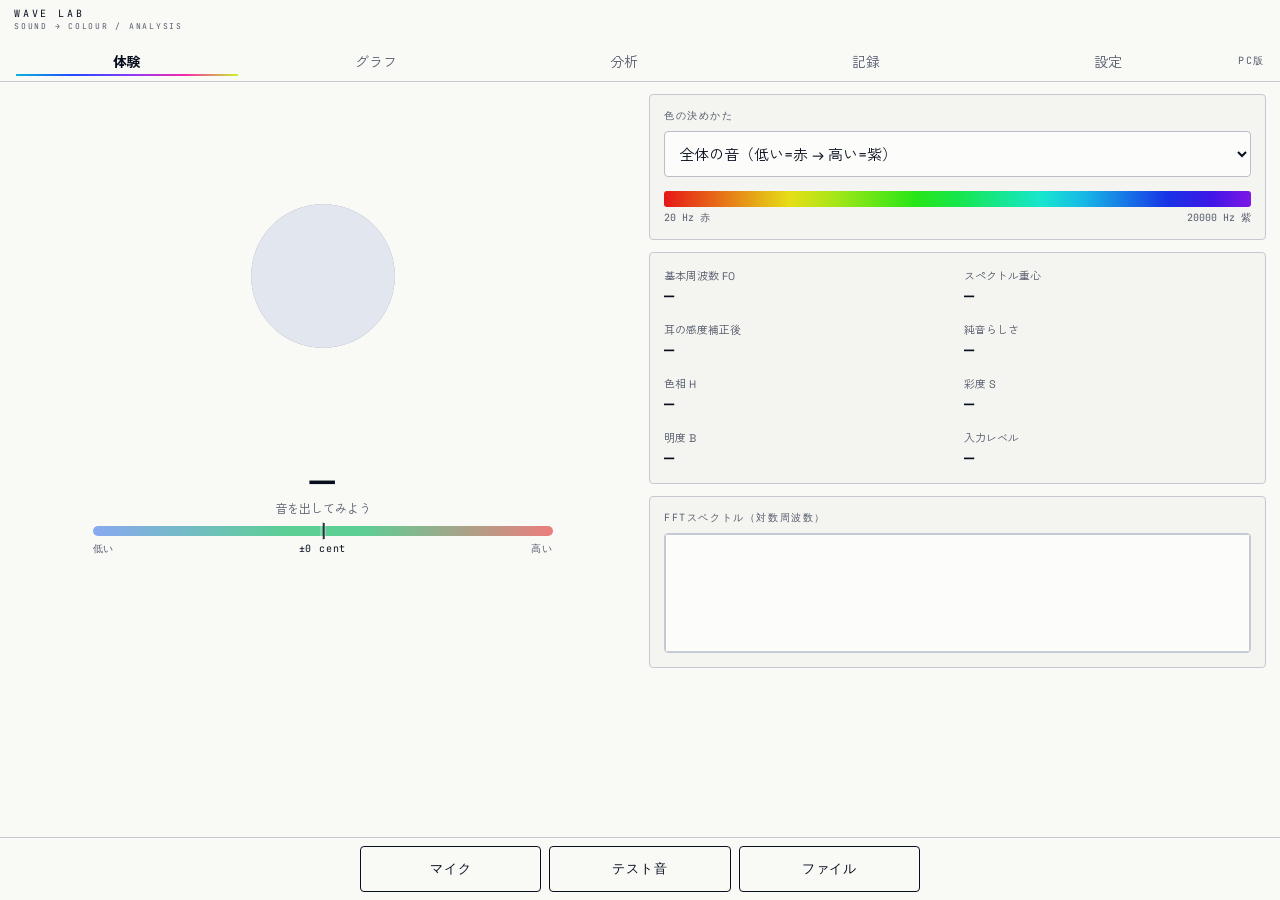
<file: m.html>
<!DOCTYPE html>
<html lang="ja">
<head>
<meta charset="utf-8">
<meta name="viewport" content="width=device-width, initial-scale=1, viewport-fit=cover">
<meta name="theme-color" content="#f9f9f6">
<title>WAVE LAB — スマホ版</title>
<link rel="preconnect" href="https://fonts.googleapis.com">
<link rel="preconnect" href="https://fonts.gstatic.com" crossorigin>
<link href="https://fonts.googleapis.com/css2?family=JetBrains+Mono:wght@400;500&family=Space+Grotesk:wght@400;500;600&family=Zen+Kaku+Gothic+New:wght@400;500;700&display=swap" rel="stylesheet">
<link rel="stylesheet" href="m.css">
</head>
<body>
<header class="bar">
  <div class="brand">WAVE LAB<small>SOUND → COLOUR / ANALYSIS</small></div>
</header>
<nav class="tabs" id="tabs" aria-label="ページ">
  <button data-p="home" class="active">体験</button>
  <button data-p="graph">グラフ</button>
  <button data-p="class">分析</button>
  <button data-p="report">記録</button>
  <button data-p="settings">設定</button>
  <a class="pc" href="./?pc=1">PC版</a>
</nav>

<main id="pages">

<!-- ================= 体験 ================= -->
<section class="page layout2 active" id="p-home">
  <div class="stage" aria-label="いまの音の色">
    <div class="orbwrap"><div id="orb" role="img" aria-label="音の色の円"></div></div>
    <div class="note"><span id="noteName">—</span><span id="noteSub">音を出してみよう</span></div>
    <div class="gauge" aria-label="音程のずれ">
      <div class="gtrack"><i class="tick"></i><div id="needle"></div></div>
      <div class="glabels"><span>低い</span><span id="centsTxt">±0 cent</span><span>高い</span></div>
    </div>
  </div>
  <div class="side">
    <div class="card">
      <label class="lbl" for="mapSel">色の決めかた</label>
      <select id="mapSel" data-map></select>
      <div class="strip" id="strip"><i id="stripMark"></i></div>
      <div class="stripl"><span id="stripL"></span><span id="stripR"></span></div>
    </div>
    <div class="card grid" id="metrics">
      <div><span>基本周波数 F0</span><b id="mF0">—</b></div>
      <div><span>スペクトル重心</span><b id="mCent">—</b></div>
      <div><span>耳の感度補正後</span><b id="mPhon">—</b></div>
      <div><span>純音らしさ</span><b id="mFlat">—</b></div>
      <div><span>色相 H</span><b id="mH">—</b></div>
      <div><span>彩度 S</span><b id="mS">—</b></div>
      <div><span>明度 B</span><b id="mB">—</b></div>
      <div><span>入力レベル</span><b id="mLv">—</b></div>
    </div>
    <div class="card">
      <div class="lbl">FFTスペクトル（対数周波数）</div>
      <canvas id="cvHome" height="120"></canvas>
    </div>
  </div>
</section>

<!-- ================= グラフ ================= -->
<section class="page cols" id="p-graph">
  <div class="card"><div class="lbl">FFTスペクトルと耳の感度</div><canvas id="cvFft" height="170"></canvas><p class="hint">黒い線は耳の感度（40 phon）。低い音と高すぎる音は、同じ音圧でも小さく聞こえます。</p></div>
  <div class="card"><div class="lbl">等ラウドネス曲線（ISO 226）</div><canvas id="cvContour" height="230"></canvas><p class="hint">縦=音圧[dB SPL]。同じ線の上の音は、同じ大きさ(phon)に聞こえます。丸が今の音です。</p></div>
  <div class="card"><div class="lbl">色の対応マップ（周波数 × phon → 色）</div><canvas id="cvMap" height="230"></canvas><p class="hint">横=周波数(→色相)、縦=大きさ[phon](→明度)。白い線と丸は、補正ありの色の軌跡です。</p></div>
  <div class="card" id="hsb">
    <div class="lbl">色の3つの要素（HSB）</div>
    <div class="hsbrow"><div class="hl"><b>H 色相</b><span id="hsbH"></span></div><div class="strip" id="stH"><i></i></div><div class="stripl"><span id="stHL"></span><span id="stHR"></span></div></div>
    <div class="hsbrow"><div class="hl"><b>S 彩度</b><span id="hsbS"></span></div><div class="strip" id="stS"><i></i></div><div class="stripl"><span>純音に近い（鮮やか）</span><span>ノイズ的（くすむ）</span></div></div>
    <div class="hsbrow"><div class="hl"><b>B 明度</b><span id="hsbB"></span></div><div class="strip" id="stB"><i></i></div><div class="stripl"><span>0 phon（暗）</span><span>90 phon（明）</span></div></div>
  </div>
</section>

<!-- ================= 分析 ================= -->
<section class="page cols" id="p-class">
  <div class="card">
    <label class="lbl" for="clsMode">色相マッピングの切り替え</label>
    <select id="clsMode"></select>
    <div class="row2">
      <select id="clsRef" aria-label="基準の音"><option value="440">A4 = 440 Hz</option><option value="442">A4 = 442 Hz</option><option value="443">A4 = 443 Hz</option><option value="415">A4 = 415 Hz</option></select>
      <select id="clsTarget" aria-label="目標の音"></select>
    </div>
    <div class="strip" id="clsStrip"><i></i></div>
    <div class="stripl"><span id="clsL"></span><span id="clsR"></span></div>
    <p class="hint">「好きなHzの範囲」は、設定ページで範囲を決めます。</p>
  </div>
  <div class="card"><div class="lbl">音程のずれ（基準音との差）</div><canvas id="cvTuner" height="300"></canvas></div>
  <div class="card">
    <div class="lbl">声・音の特徴（数値と色）</div>
    <div id="voice" class="vrows"></div>
    <div class="lbl" style="margin-top:14px">倍音の強さ（最大を0 dBとした相対値）</div>
    <canvas id="cvHarm" height="130"></canvas>
  </div>
  <div class="card"><div class="lbl">倍音の位置（FFTスペクトル）</div><canvas id="cvHarmSpec" height="150"></canvas></div>
  <div class="card wide"><div class="lbl">音程の軌跡（直近10秒。緑の帯=±10 cent）</div><canvas id="cvTrace" height="150"></canvas></div>
</section>

<!-- ================= 記録 ================= -->
<section class="page cols" id="p-report">
  <div class="card wide">
    <div class="lbl">記録のようす</div>
    <p class="stat" id="logStat">○ 停止中　0 点 / 0.0 秒</p>
    <div class="btns">
      <button class="btn" id="bCsvT">時系列CSV</button>
      <button class="btn" id="bCsvS">スペクトルCSV</button>
      <button class="btn" id="bPng">レポート画像</button>
      <button class="btn" id="bCanvas">色キャンバス</button>
      <button class="btn" id="bScore">色譜（詳細）</button>
      <button class="btn" id="bEvJson">音のまとまりJSON</button>
      <button class="btn ghost" id="bReset">記録をリセット</button>
    </div>
    <div class="btns rg"><span class="lbl" style="margin:0">保存範囲</span><input id="rgA" type="number" min="0" step="0.1" placeholder="開始 秒" inputmode="decimal"> 〜 <input id="rgB" type="number" min="0" step="0.1" placeholder="終了 秒" inputmode="decimal"><button class="btn ghost" id="bRgReset">全体に戻す</button></div>
    <p class="hint">録音の最初と最後の雑音を除きたいときは、保存範囲（秒）を入れるか、下の時間軸グラフを横になぞって範囲を選びます。CSV・平均スペクトル・軌跡がこの範囲だけになります。</p>
    <p class="hint">音を出している間、0.05秒ごとに自動で記録されます。ファイルは端末のダウンロードに保存されます。</p>
  </div>
  <div class="card"><div class="lbl">平均スペクトル（補正なし ／ 補正あり）</div><canvas id="cvAvg" height="190"></canvas></div>
  <div class="card"><div class="lbl">色の対応マップと軌跡</div><canvas id="cvMapT" height="230"></canvas></div>
  <div class="card" id="ncCard" style="display:none"><div class="lbl">ノイズ除去のしくみ</div><canvas id="cvNc" height="190"></canvas></div>
  <div class="card wide"><div class="lbl">時間軸: 色の変化と、感じる大きさ[phon]</div><canvas id="cvTime" height="210"></canvas></div>
</section>

<!-- ================= 設定 ================= -->
<section class="page cols" id="p-settings">
  <div class="card">
    <h3><span>01</span>色に対応させる周波数</h3>
    <p class="hint">音の高さを、どの範囲で色に対応させるかを決めます。</p>
    <select id="stMode"></select>
    <select id="stPreset" style="margin-top:10px"></select>
    <div id="freeBox">
      <select id="stSrc" style="margin-top:10px"><option value="centroid">色を決める音: スペクトル重心（音の明るさ）</option><option value="f0">色を決める音: F0（基本周波数・音の高さ）</option></select>
      <div class="sl"><label>下限の周波数<b id="vLow"></b></label><input type="range" id="sLow" min="0" max="1000" step="1"></div>
      <div class="sl"><label>上限の周波数<b id="vHigh"></b></label><input type="range" id="sHigh" min="0" max="1000" step="1"></div>
      <div class="sl"><label>開始の色相（0°=赤）<b id="vH0"></b></label><input type="range" id="sH0" min="0" max="360" step="1"></div>
      <div class="sl"><label>色相の幅（270°=赤〜紫）<b id="vSpan"></b></label><input type="range" id="sSpan" min="30" max="360" step="1"></div>
    </div>
    <button class="btn wideb" id="bCalRange">音域を自動で合わせる（3秒）</button>
  </div>

  <div class="card">
    <h3><span>02</span>音量・校正</h3>
    <p class="hint">画面のphonは相対値です。色がうすい・暗いときは、大きめの声で「自動で合わせる」を押してください。</p>
    <div class="sl"><label>音圧の校正（0 dBFS = ○○ dB SPL）<b id="vSpl"></b></label><input type="range" id="sSpl" min="40" max="140" step="1"></div>
    <div class="sl"><label>スピーカー音量（再生・テスト音）<b id="vVol"></b></label><input type="range" id="sVol" min="0" max="1" step="0.01"></div>
    <button class="btn wideb" id="bCalLevel">音量を自動で合わせる（3秒・大きめの声）</button>
  </div>

  <div class="card">
    <h3><span>03</span>ノイズ除去</h3>
    <p class="hint"><b>録音ファイルもマイクも、同じ方法</b>（スペクトル減算）で雑音を引きます。録音は雑音を自動で推定し、マイクは静かにして登録した環境ノイズ（エアコン・外の音など）を使います。強さは共通です。</p>
    <div class="sl"><label>ノイズ除去の強さ（録音・マイク共通）<b id="vNr"></b></label><input type="range" id="sNr" min="0.5" max="4" step="0.1"></div>
    <select id="stNrMode"><option value="auto">雑音の取り方: 自動（静かな部分）</option><option value="head">雑音の取り方: 冒頭0.5秒</option></select>
    <div class="sl"><label>ノイズ除去の強さ（上と連動）<b id="vEnv"></b></label><input type="range" id="sEnv" min="0.5" max="4" step="0.1"></div>
    <div class="row2 btnrow"><button class="btn" id="bCalNoise">環境ノイズを登録（3秒・静かに）</button><button class="btn ghost" id="bEnvDel">削除</button></div>
    <button class="btn wideb" id="bEnvFromFile">録音ファイルの雑音を、マイクの環境ノイズにする</button>
    <p class="hint" id="envState">環境ノイズ: 未登録</p>
    <button class="btn wideb" id="bEnvToggle">環境ノイズ除去: OFF</button>
  </div>

  <div class="card">
    <h3><span>04</span>表示</h3>
    <p class="hint">低い音を細かく見たいときは「高」「最高」。反応は少しゆっくりになります。</p>
    <select id="stFft"><option value="1024">FFTの細かさ: 標準（約47Hz刻み）</option><option value="4096" selected>FFTの細かさ: 高（約12Hz刻み）</option><option value="8192">FFTの細かさ: 最高（約6Hz刻み）</option></select>
  </div>
</section>
</main>

<!-- ================= 音の入り口（どのページでも使える） ================= -->
<div class="dock" id="dock">
  <p class="msg" id="msg" role="status"></p>
  <div class="dockrow" id="dockFile" hidden>
    <button class="mini" id="bPlay" aria-label="再生">再生</button>
    <input type="range" id="seek" min="0" max="1000" value="0" aria-label="再生位置">
    <span id="seekT">0:00</span>
    <button class="mini" id="bNr">除去 ON</button>
  </div>
  <div class="dockrow actions">
    <button class="btn" id="btnMic">マイク</button>
    <button class="btn" id="btnTone">テスト音</button>
    <button class="btn" id="btnFile">ファイル</button>
    <input type="file" id="fileIn" accept="audio/*,.wav,.mp3,.m4a,.ogg,.flac,.aac" hidden>
  </div>
</div>

<script src="nr.js"></script>
<script src="score.js"></script>
<script src="m.js"></script>
</body>
</html>
</file>
<file: m.css>
/* WAVE LAB スマホ版: Sound Beyond Hearing サイトと同じ配色・書体 */
:root {
  --background: hsl(60 20% 97%); --foreground: hsl(222 60% 7%); --card: hsl(60 16% 95%);
  --primary: hsl(230 100% 57%); --muted: hsl(222 12% 38%); --border: hsl(222 14% 80%); --input: hsl(222 14% 76%);
  --radius: .25rem;
  --spectral: linear-gradient(100deg, hsl(190 92% 44%), hsl(230 100% 57%) 26%, hsl(265 92% 60%) 52%, hsl(322 92% 56%) 76%, hsl(73 92% 56%));
  --sans: "Space Grotesk", "Zen Kaku Gothic New", system-ui, sans-serif; --mono: "JetBrains Mono", ui-monospace, monospace;
  --bar: 40px; --tabs: 42px; --dock: 80px;
}
* { box-sizing: border-box; -webkit-tap-highlight-color: transparent; }
html, body { margin: 0; min-height: 100%; background: var(--background); color: var(--foreground); font-family: var(--sans); color-scheme: light; -webkit-text-size-adjust: 100%; }
.bar { height: var(--bar); display: flex; align-items: center; padding: 0 max(14px, env(safe-area-inset-left)); background: var(--background); }
.brand { font-family: var(--mono); font-size: 10px; letter-spacing: .28em; text-transform: uppercase; line-height: 1.4; }
.brand small { display: block; font-size: 8px; color: var(--muted); letter-spacing: .22em; }

.tabs { position: sticky; top: 0; z-index: 6; display: flex; align-items: stretch; height: var(--tabs); background: var(--background); border-bottom: 1px solid var(--border); padding: 0 max(6px, env(safe-area-inset-left)); overflow-x: auto; scrollbar-width: none; }
.tabs::-webkit-scrollbar { display: none; }
.tabs button { position: relative; flex: 1 0 auto; min-width: 56px; border: 0; background: transparent; font: inherit; font-size: 14px; color: var(--muted); padding: 0 10px; cursor: pointer; touch-action: manipulation; }
.tabs button.active { color: var(--foreground); font-weight: 600; }
.tabs button.active::after { content: ""; position: absolute; left: 10px; right: 10px; bottom: 5px; height: 2px; background: var(--spectral); }
.tabs .pc { flex: 0 0 auto; display: grid; place-items: center; padding: 0 10px; font-family: var(--mono); font-size: 10px; letter-spacing: .12em; color: var(--muted); text-decoration: none; }

main { padding: 0 max(14px, env(safe-area-inset-right)) calc(var(--dock) + 18px) max(14px, env(safe-area-inset-left)); }
.page { display: none; }
.page.active { display: block; }

/* ---- 体験 ---- */
.stage { padding: 14px 0 6px; }
.orbwrap { height: min(40vh, 78vw); display: grid; place-items: center; }
#orb { aspect-ratio: 1; height: 100%; border-radius: 50%; background: hsl(222 20% 90%); transform: scale(.4); box-shadow: 0 0 0 1px var(--border) inset; will-change: transform, background-color; }
.note { display: flex; flex-direction: column; align-items: center; margin-top: 4px; min-height: 58px; }
#noteName { font-size: 34px; font-weight: 600; letter-spacing: .02em; line-height: 1.15; }
#noteSub { font-size: 12px; color: var(--muted); }
.gauge { margin: 8px auto 0; max-width: 460px; }
.gtrack { position: relative; height: 10px; border-radius: 5px; background: linear-gradient(90deg, hsl(222 80% 70%), hsl(150 55% 52%) 42%, hsl(150 55% 52%) 58%, hsl(0 75% 66%)); opacity: .85; }
.gtrack .tick { position: absolute; left: 50%; top: -3px; bottom: -3px; width: 2px; background: var(--foreground); }
#needle { position: absolute; top: -6px; width: 6px; height: 22px; margin-left: -3px; left: 50%; border-radius: 3px; background: var(--foreground); border: 2px solid var(--background); opacity: .25; }
.glabels { display: flex; justify-content: space-between; margin-top: 6px; font-family: var(--mono); font-size: 10px; letter-spacing: .08em; color: var(--muted); }
#centsTxt { color: var(--foreground); }

/* ---- 共通の部品 ---- */
.card { background: var(--card); border: 1px solid var(--border); border-radius: var(--radius); padding: 14px; margin-top: 12px; min-width: 0; }
.card h3 { margin: 0 0 4px; font-size: 15px; font-weight: 600; }
.card h3 span { font-family: var(--mono); font-size: 10px; letter-spacing: .22em; color: var(--primary); margin-right: 8px; }
.lbl { display: flex; justify-content: space-between; font-family: var(--mono); font-size: 10px; letter-spacing: .16em; text-transform: uppercase; color: var(--muted); margin-bottom: 8px; }
.hint { margin: 8px 0 0; font-size: 12px; line-height: 1.7; color: var(--muted); }
.stat { margin: 0 0 12px; font-family: var(--mono); font-size: 13px; }
select { width: 100%; font: inherit; font-size: 15px; min-height: 46px; padding: 0 10px; border: 1px solid var(--input); border-radius: var(--radius); background: #fcfcfa; color: var(--foreground); }
.row2 { display: grid; grid-template-columns: 1fr 1fr; gap: 8px; margin-top: 10px; }
.strip { position: relative; height: 16px; margin-top: 14px; border-radius: 3px; }
.strip i { position: absolute; top: -9px; width: 0; height: 0; margin-left: -6px; border: 6px solid transparent; border-top: 8px solid var(--foreground); border-bottom: 0; opacity: 0; }
.stripl { display: flex; justify-content: space-between; gap: 8px; margin-top: 4px; font-family: var(--mono); font-size: 10px; color: var(--muted); }
.hsbrow { margin-top: 18px; }
.hsbrow:first-of-type { margin-top: 6px; }
.hl { display: flex; justify-content: space-between; gap: 8px; font-size: 13px; }
.hl span { font-family: var(--mono); font-size: 11px; color: var(--muted); text-align: right; }
.grid { display: grid; grid-template-columns: 1fr 1fr; gap: 14px 12px; }
.grid span { display: block; font-size: 11px; color: var(--muted); margin-bottom: 2px; }
.grid b { font-family: var(--mono); font-size: 17px; font-weight: 500; }
canvas { display: block; width: 100%; background: #fcfcfa; border: 1px solid var(--border); border-radius: var(--radius); touch-action: pan-y; }
.vrows > div { display: flex; justify-content: space-between; gap: 10px; padding: 7px 0; border-bottom: 1px solid var(--border); font-size: 13px; }
.vrows span { color: var(--muted); font-size: 12px; }
.vrows b { font-family: var(--mono); font-weight: 500; text-align: right; }
.vrows i { display: inline-block; width: 12px; height: 12px; border-radius: 50%; margin-right: 6px; vertical-align: -1px; box-shadow: 0 0 0 1px var(--border); }

.btn { font-family: var(--mono); font-size: 13px; letter-spacing: .06em; min-height: 48px; padding: 0 12px; color: var(--foreground); background: transparent; border: 1px solid var(--foreground); border-radius: var(--radius); cursor: pointer; display: flex; align-items: center; justify-content: center; gap: 8px; touch-action: manipulation; }
.btn:active { background: var(--foreground); color: var(--background); }
.btn.ghost { border-color: var(--border); color: var(--muted); }
.btn.on { background: var(--primary); border-color: var(--primary); color: #fff; }
.btn.on::before { content: ""; width: 7px; height: 7px; border-radius: 50%; background: #fff; animation: pulse 1.4s ease-in-out infinite; }
@keyframes pulse { 50% { opacity: .3; } }
.btns { display: grid; grid-template-columns: 1fr 1fr; gap: 8px; }
.wideb { width: 100%; margin-top: 12px; }
.btnrow { grid-template-columns: 1fr auto; margin-top: 12px; }
.sl { margin-top: 14px; }
.sl label { display: flex; justify-content: space-between; gap: 8px; font-size: 12px; font-weight: 500; margin-bottom: 2px; }
.sl b { font-family: var(--mono); font-weight: 500; }
input[type=range] { width: 100%; height: 34px; accent-color: var(--primary); margin: 0; }
#freeBox { display: none; }

/* ---- 音の入り口（下に固定） ---- */
.dock { position: fixed; left: 0; right: 0; bottom: 0; z-index: 7; background: rgba(249,249,246,.96); backdrop-filter: blur(8px); border-top: 1px solid var(--border); padding: 8px max(12px, env(safe-area-inset-right)) max(8px, env(safe-area-inset-bottom)) max(12px, env(safe-area-inset-left)); }
.msg { position: absolute; left: 0; right: 0; bottom: 100%; margin: 0; padding: 6px 14px; font-size: 12px; line-height: 1.5; text-align: center; color: var(--foreground); background: rgba(249,249,246,.94); border-top: 1px solid var(--border); display: none; }
.msg.show { display: block; }
.msg.err { color: hsl(0 70% 42%); }
.dockrow { display: grid; grid-template-columns: repeat(3, 1fr); gap: 8px; max-width: 560px; margin: 0 auto; }
.dockrow[hidden] { display: none; }
#dockFile { grid-template-columns: auto 1fr auto auto; align-items: center; margin-bottom: 8px; }
#dockFile #seekT { font-family: var(--mono); font-size: 11px; color: var(--muted); min-width: 36px; text-align: right; }
.mini { font-family: var(--mono); font-size: 12px; min-height: 38px; padding: 0 12px; border: 1px solid var(--foreground); border-radius: var(--radius); background: transparent; color: var(--foreground); touch-action: manipulation; }
.mini.on { background: var(--primary); border-color: var(--primary); color: #fff; }
.mini.off { border-color: var(--border); color: var(--muted); }
.dock .btn { min-height: 46px; }

/* ---- 広い画面（横向き・タブレット）は2列 ---- */
@media (min-width: 700px) {
  .cols.active { display: grid; grid-template-columns: 1fr 1fr; column-gap: 14px; align-items: start; }
  .cols .card.wide { grid-column: 1 / -1; }
  .layout2.active { display: grid; grid-template-columns: 1fr 1fr; gap: 18px; align-items: start; }
  .layout2 .side .card:first-child { margin-top: 12px; }
  .orbwrap { height: min(40vh, 40vw); }
}
/* 低い画面（スマホの横向き）: 上の帯を消して、場所を広げる */
@media (max-height: 520px) {
  :root { --bar: 0px; --tabs: 36px; --dock: 54px; }
  .bar { display: none; }
  .tabs button { font-size: 13px; }
  .dock { padding-top: 6px; padding-bottom: max(6px, env(safe-area-inset-bottom)); }
  .dock .btn { min-height: 40px; font-size: 12px; }
  #dockFile { margin-bottom: 6px; }
  .mini { min-height: 32px; }
  .orbwrap { height: min(46vh, 40vw); }
  #noteName { font-size: 26px; }
  .note { min-height: 44px; }
  .card { margin-top: 10px; }
}
@media (prefers-reduced-motion: reduce) { .btn.on::before { animation: none; } }

/* 横向きのスマホ: ボタンと再生バーを1行にまとめる */
@media (max-height: 520px) and (min-width: 640px) {
  .dock { display: flex; align-items: center; gap: 10px; }
  .dock .actions { flex: 0 0 46%; max-width: none; margin: 0; }
  #dockFile { flex: 1; margin: 0; order: 2; max-width: none; }
}

.rg{align-items:center;margin-top:8px}.rg input{width:84px;font:inherit;padding:6px 8px;border:1px solid var(--border);border-radius:var(--radius);background:#fff}
</file>
